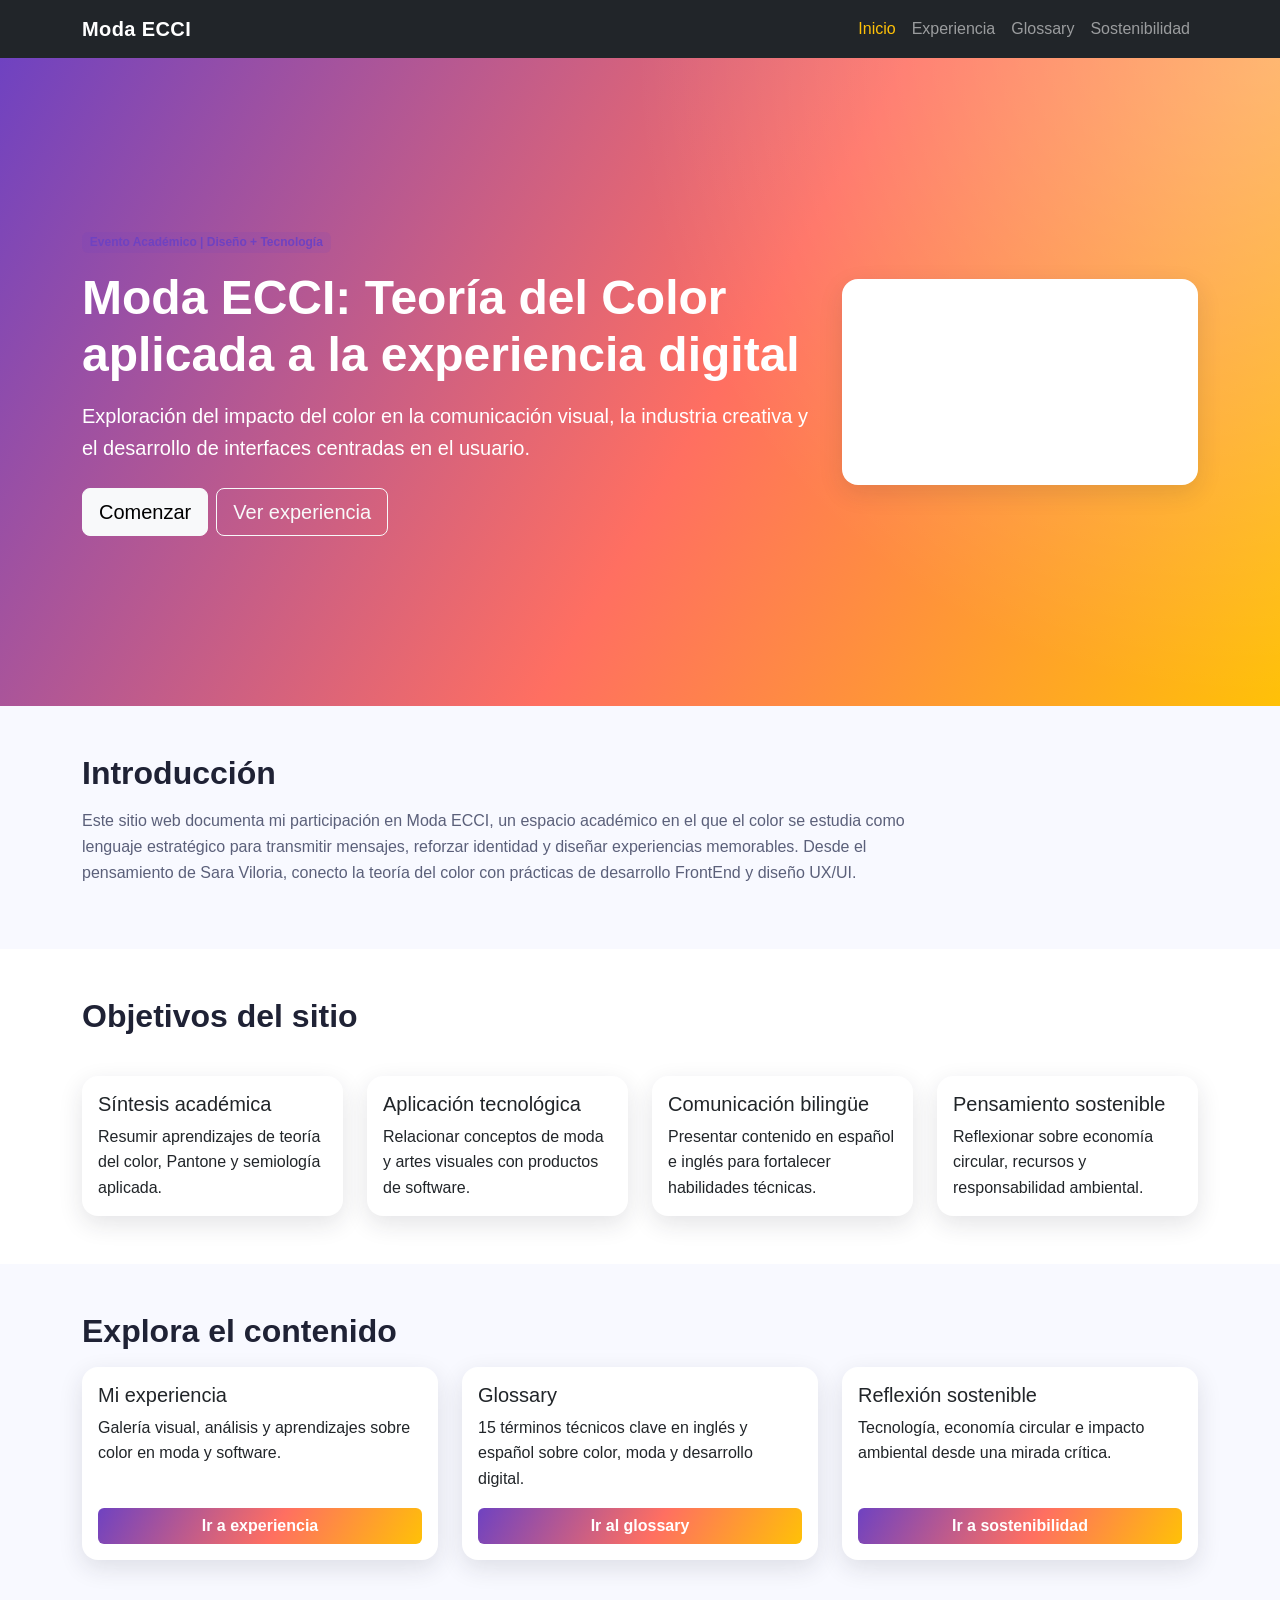
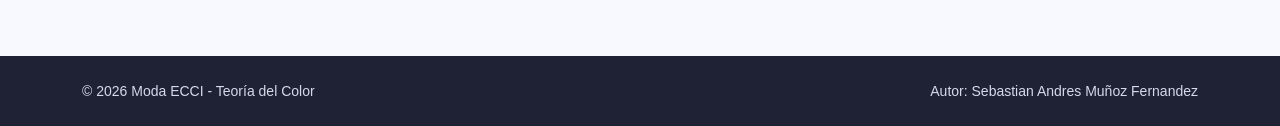
<file: index.html>
<!doctype html>
<html lang="es">
<head>
  <meta charset="utf-8">
  <meta name="viewport" content="width=device-width, initial-scale=1">
  <title>Moda ECCI - Teoría del Color</title>
  <meta name="description" content="Sitio web informativo sobre el evento Moda ECCI y la conferencia de teoría del color de Sara Viloria.">
  <link href="https://cdn.jsdelivr.net/npm/bootstrap@5.3.3/dist/css/bootstrap.min.css" rel="stylesheet" integrity="sha384-QWTKZyjpPEjISv5WaRU9OFeRpok6YctnYmDr5pNlyT2bRjXh0JMhjY6hW+ALEwIH" crossorigin="anonymous">
  <link rel="stylesheet" href="css/styles.css">
</head>
<body>
  <header>
    <nav class="navbar navbar-expand-lg navbar-dark bg-dark sticky-top" aria-label="Barra de navegación principal">
      <div class="container">
        <a class="navbar-brand" href="index.html">Moda ECCI</a>
        <button class="navbar-toggler" type="button" data-bs-toggle="collapse" data-bs-target="#mainNav" aria-controls="mainNav" aria-expanded="false" aria-label="Abrir menú de navegación">
          <span class="navbar-toggler-icon"></span>
        </button>
        <div class="collapse navbar-collapse" id="mainNav">
          <ul class="navbar-nav ms-auto mb-2 mb-lg-0">
            <li class="nav-item"><a class="nav-link" data-page="index.html" href="index.html">Inicio</a></li>
            <li class="nav-item"><a class="nav-link" data-page="experiencia.html" href="pages/experiencia.html">Experiencia</a></li>
            <li class="nav-item"><a class="nav-link" data-page="glossary.html" href="pages/glossary.html">Glossary</a></li>
            <li class="nav-item"><a class="nav-link" data-page="sostenibilidad.html" href="pages/sostenibilidad.html">Sostenibilidad</a></li>
          </ul>
        </div>
      </div>
    </nav>

    <section class="hero">
      <div class="container hero-content">
        <div class="row align-items-center g-4">
          <div class="col-lg-8 fade-in-up">
            <span class="badge badge-topic mb-3">Evento Académico | Diseño + Tecnología</span>
            <h1 class="display-5 fw-bold">Moda ECCI: Teoría del Color aplicada a la experiencia digital</h1>
            <p class="lead mt-3">Exploración del impacto del color en la comunicación visual, la industria creativa y el desarrollo de interfaces centradas en el usuario.</p>
            <div class="d-flex flex-wrap gap-2 mt-4">
              <a href="#introduccion" class="btn btn-light btn-lg" aria-label="Ir a la sección introducción">Comenzar</a>
              <a href="pages/experiencia.html" class="btn btn-outline-light btn-lg" aria-label="Ir a la página de experiencia">Ver experiencia</a>
            </div>
          </div>
          <div class="col-lg-4 fade-in-up">
            <div class="resource-box">
              <h2 class="h5">Conferencia destacada</h2>
              <p class="mb-1"><strong>Ponente:</strong> Sara Viloria</p>
              <p class="mb-1"><strong>Enfoque:</strong> Color, Pantone y semiología visual</p>
              <p class="mb-0"><strong>Relación ADSO:</strong> UX/UI, diseño de producto y narrativa visual.</p>
            </div>
          </div>
        </div>
      </div>
    </section>
  </header>

  <main>
    <section id="introduccion" class="py-5">
      <div class="container">
        <h2 class="section-title">Introducción</h2>
        <p class="section-subtitle">Este sitio web documenta mi participación en Moda ECCI, un espacio académico en el que el color se estudia como lenguaje estratégico para transmitir mensajes, reforzar identidad y diseñar experiencias memorables. Desde el pensamiento de Sara Viloria, conecto la teoría del color con prácticas de desarrollo FrontEnd y diseño UX/UI.</p>
      </div>
    </section>

    <section id="objetivos" class="py-5 bg-white">
      <div class="container">
        <h2 class="section-title">Objetivos del sitio</h2>
        <div class="row g-4 mt-1">
          <div class="col-md-6 col-lg-3">
            <article class="card card-custom h-100">
              <div class="card-body">
                <h3 class="h5">Síntesis académica</h3>
                <p class="mb-0">Resumir aprendizajes de teoría del color, Pantone y semiología aplicada.</p>
              </div>
            </article>
          </div>
          <div class="col-md-6 col-lg-3">
            <article class="card card-custom h-100">
              <div class="card-body">
                <h3 class="h5">Aplicación tecnológica</h3>
                <p class="mb-0">Relacionar conceptos de moda y artes visuales con productos de software.</p>
              </div>
            </article>
          </div>
          <div class="col-md-6 col-lg-3">
            <article class="card card-custom h-100">
              <div class="card-body">
                <h3 class="h5">Comunicación bilingüe</h3>
                <p class="mb-0">Presentar contenido en español e inglés para fortalecer habilidades técnicas.</p>
              </div>
            </article>
          </div>
          <div class="col-md-6 col-lg-3">
            <article class="card card-custom h-100">
              <div class="card-body">
                <h3 class="h5">Pensamiento sostenible</h3>
                <p class="mb-0">Reflexionar sobre economía circular, recursos y responsabilidad ambiental.</p>
              </div>
            </article>
          </div>
        </div>
      </div>
    </section>

    <section class="py-5">
      <div class="container">
        <h2 class="section-title">Explora el contenido</h2>
        <div class="row g-4">
          <div class="col-md-4">
            <article class="card card-custom h-100">
              <div class="card-body d-flex flex-column">
                <h3 class="h5">Mi experiencia</h3>
                <p>Galería visual, análisis y aprendizajes sobre color en moda y software.</p>
                <a class="btn btn-theme mt-auto" href="pages/experiencia.html" aria-label="Ir a Mi experiencia">Ir a experiencia</a>
              </div>
            </article>
          </div>
          <div class="col-md-4">
            <article class="card card-custom h-100">
              <div class="card-body d-flex flex-column">
                <h3 class="h5">Glossary</h3>
                <p>15 términos técnicos clave en inglés y español sobre color, moda y desarrollo digital.</p>
                <a class="btn btn-theme mt-auto" href="pages/glossary.html" aria-label="Ir al glosario técnico">Ir al glossary</a>
              </div>
            </article>
          </div>
          <div class="col-md-4">
            <article class="card card-custom h-100">
              <div class="card-body d-flex flex-column">
                <h3 class="h5">Reflexión sostenible</h3>
                <p>Tecnología, economía circular e impacto ambiental desde una mirada crítica.</p>
                <a class="btn btn-theme mt-auto" href="pages/sostenibilidad.html" aria-label="Ir a la reflexión de sostenibilidad">Ir a sostenibilidad</a>
              </div>
            </article>
          </div>
        </div>
      </div>
    </section>
  </main>

  <button id="backToTop" class="btn btn-theme" aria-label="Volver arriba">↑</button>

  <footer class="footer py-4 mt-5">
    <div class="container d-flex flex-column flex-md-row justify-content-between align-items-center gap-2">
      <small>© 2026 Moda ECCI - Teoría del Color</small>
      <small>Autor: Sebastian Andres Muñoz Fernandez</small>
    </div>
  </footer>

  <script src="https://cdn.jsdelivr.net/npm/bootstrap@5.3.3/dist/js/bootstrap.bundle.min.js" integrity="sha384-YvpcrYf0tY3lHB60NNkmXc5s9fDVZLESaAA55NDzOxhy9GkcIdslK1eN7N6jIeHz" crossorigin="anonymous"></script>
  <script src="js/script.js"></script>
</body>
</html>
</file>
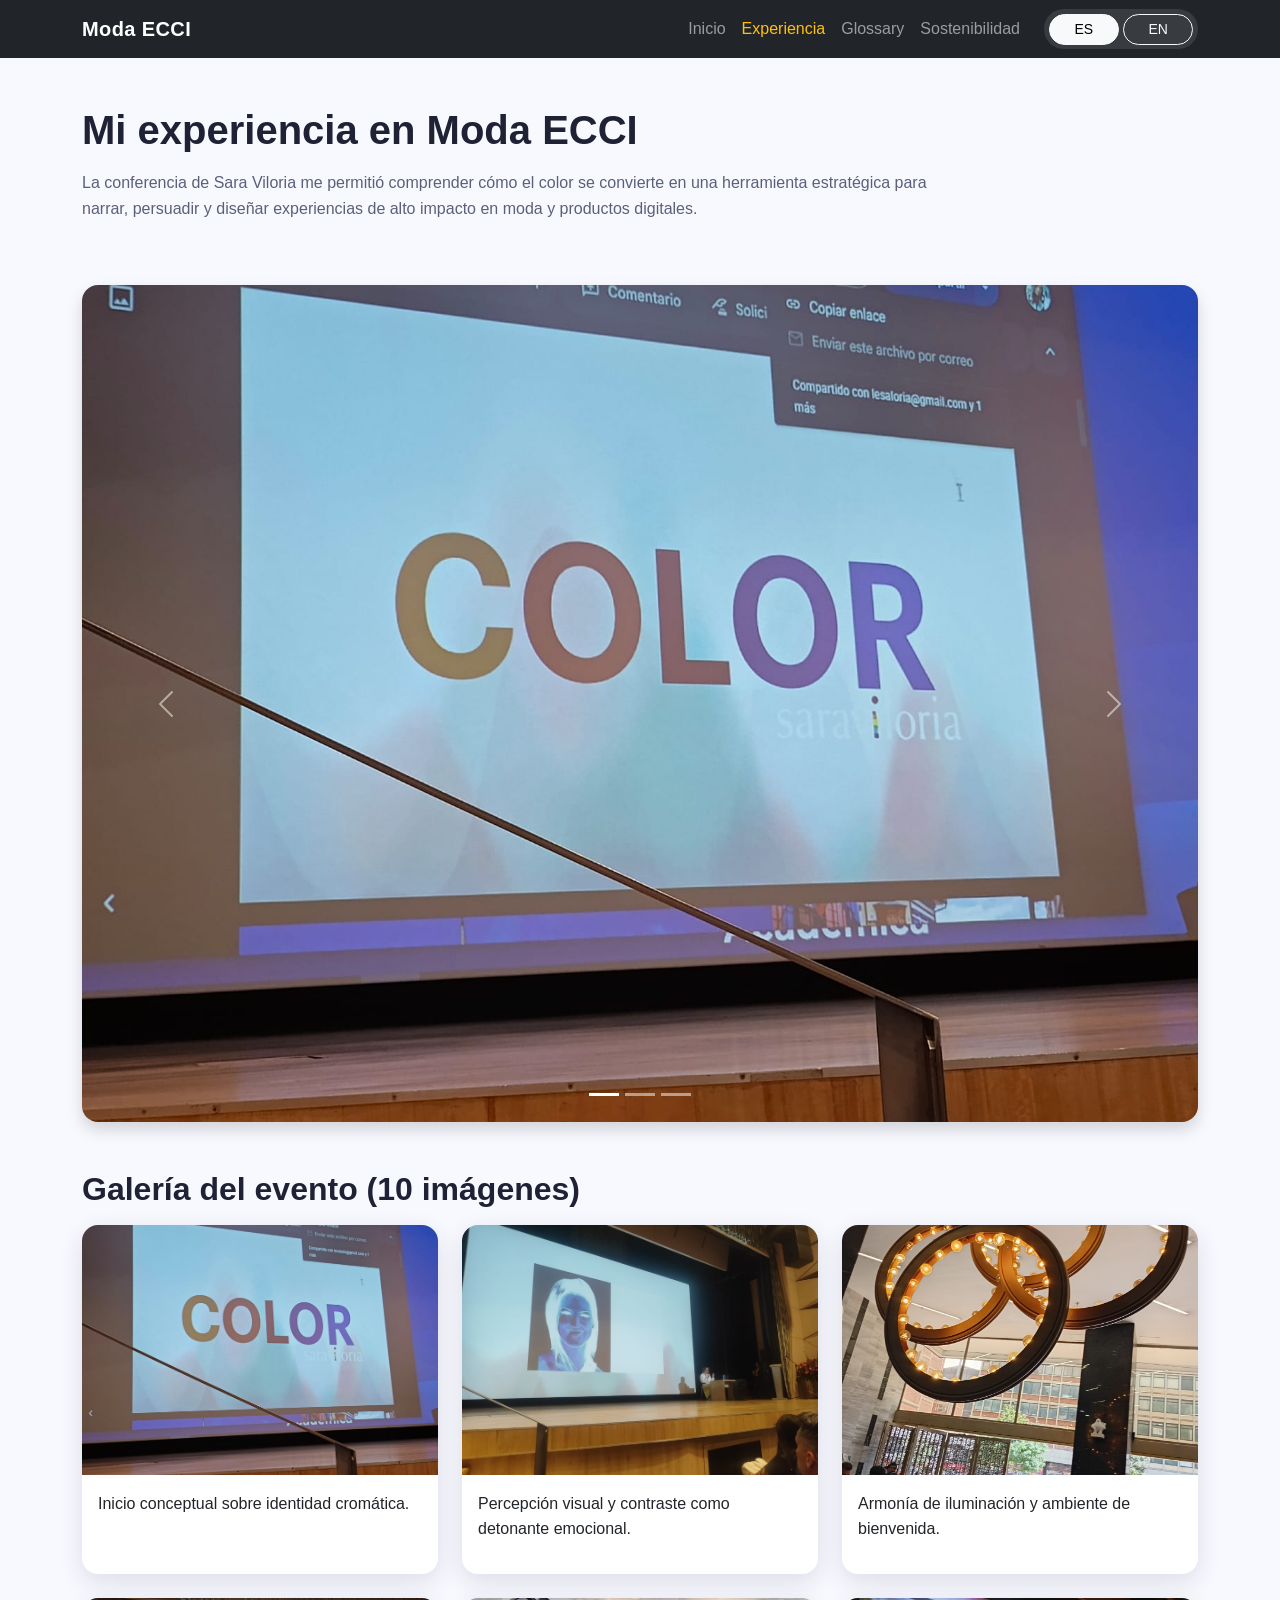
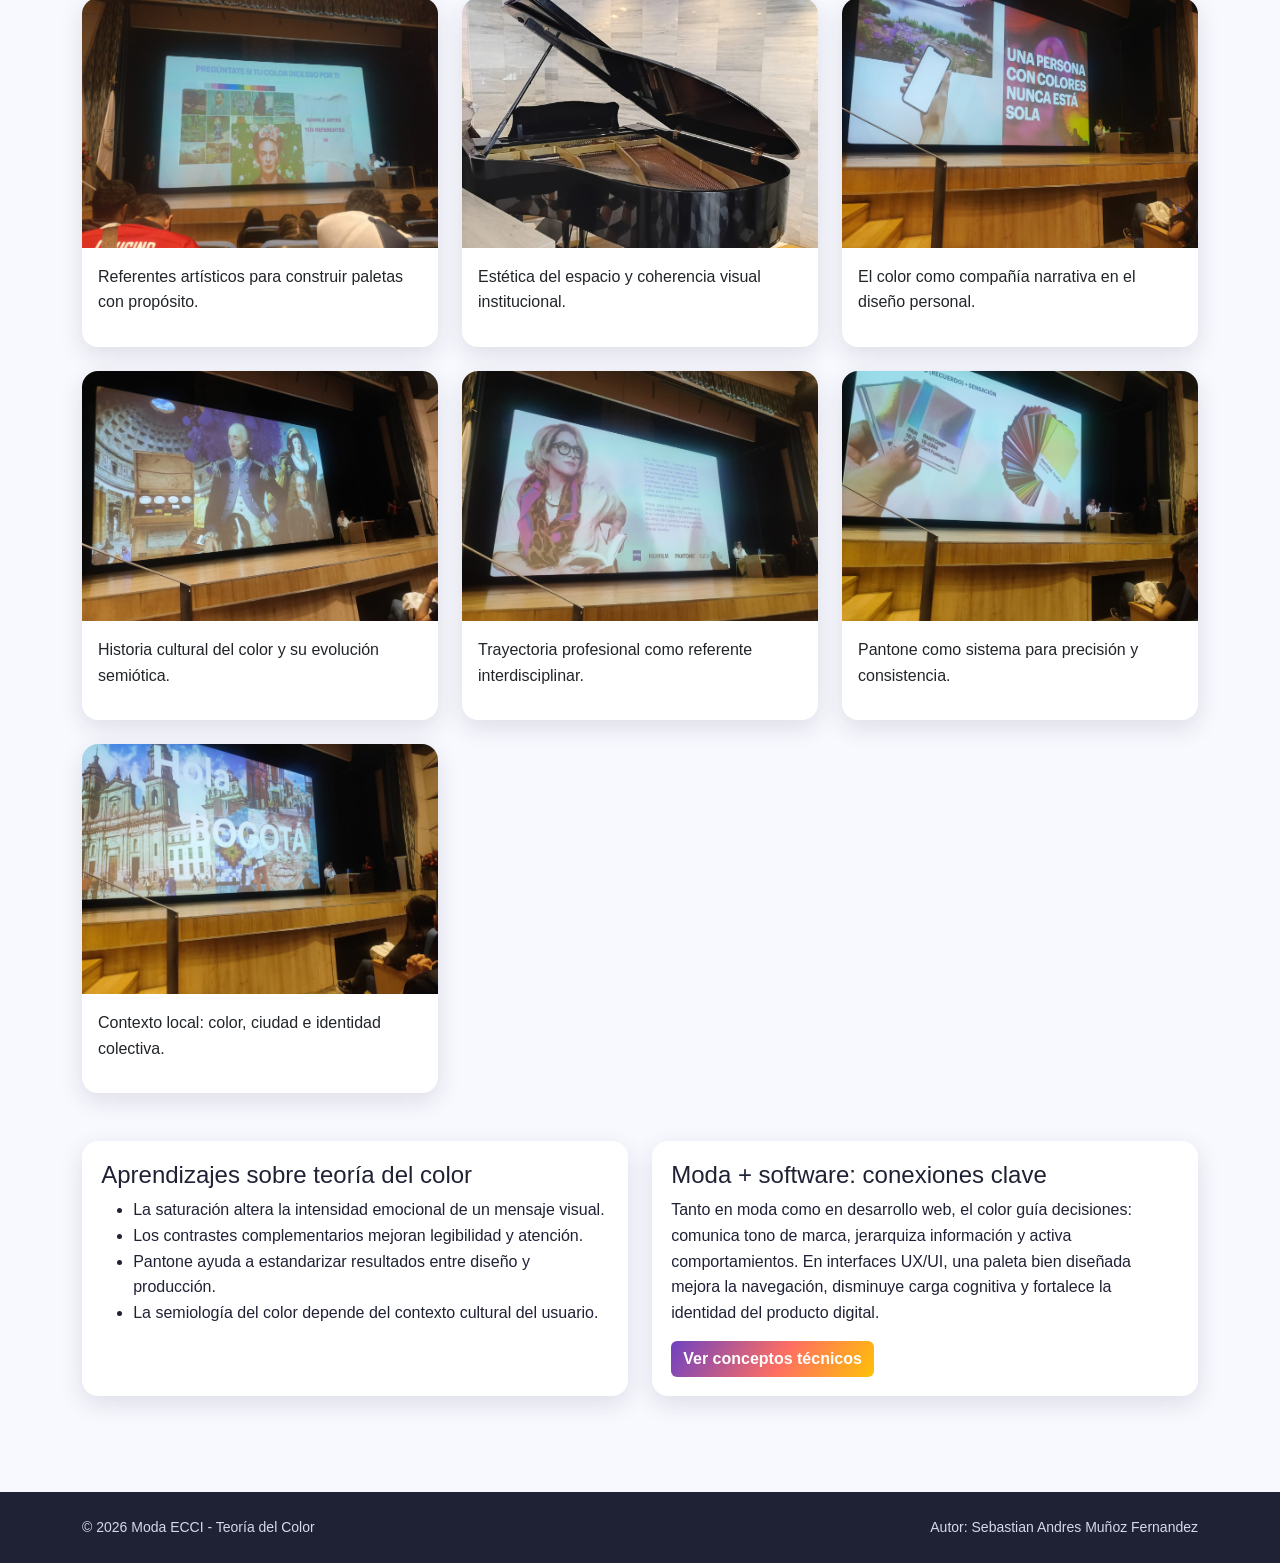
<file: pages/experiencia.html>
<!doctype html>
<html lang="es">
<head>
  <meta charset="utf-8">
  <meta name="viewport" content="width=device-width, initial-scale=1">
  <title>Mi experiencia | Moda ECCI</title>
  <meta name="description" content="Galería y análisis de la experiencia en Moda ECCI desde la teoría del color.">
  <link href="https://cdn.jsdelivr.net/npm/bootstrap@5.3.3/dist/css/bootstrap.min.css" rel="stylesheet" integrity="sha384-QWTKZyjpPEjISv5WaRU9OFeRpok6YctnYmDr5pNlyT2bRjXh0JMhjY6hW+ALEwIH" crossorigin="anonymous">
  <link rel="stylesheet" href="../css/styles.css">
</head>
<body>
  <header>
    <nav class="navbar navbar-expand-lg navbar-dark bg-dark sticky-top" aria-label="Navegación principal">
      <div class="container">
        <a class="navbar-brand" href="../index.html">Moda ECCI</a>
        <button class="navbar-toggler" type="button" data-bs-toggle="collapse" data-bs-target="#mainNav" aria-controls="mainNav" aria-expanded="false" aria-label="Abrir menú de navegación">
          <span class="navbar-toggler-icon"></span>
        </button>
        <div class="collapse navbar-collapse" id="mainNav">
          <ul class="navbar-nav ms-auto mb-2 mb-lg-0">
            <li class="nav-item"><a class="nav-link" data-page="index.html" href="../index.html">Inicio</a></li>
            <li class="nav-item"><a class="nav-link" data-page="experiencia.html" href="experiencia.html">Experiencia</a></li>
            <li class="nav-item"><a class="nav-link" data-page="glossary.html" href="glossary.html">Glossary</a></li>
            <li class="nav-item"><a class="nav-link" data-page="sostenibilidad.html" href="sostenibilidad.html">Sostenibilidad</a></li>
          </ul>
          <div class="lang-toggle ms-lg-3 mt-2 mt-lg-0" role="group" aria-label="Selector de idioma">
            <button type="button" class="btn btn-sm btn-light" data-set-lang="es">ES</button>
            <button type="button" class="btn btn-sm btn-outline-light" data-set-lang="en">EN</button>
          </div>
        </div>
      </div>
    </nav>
  </header>

  <main>
    <section class="py-5">
      <div class="container">
        <h1 class="section-title" data-lang="es">Mi experiencia en Moda ECCI</h1>
        <h1 class="section-title d-none" data-lang="en">My Experience at Moda ECCI</h1>

        <p class="section-subtitle" data-lang="es">La conferencia de Sara Viloria me permitió comprender cómo el color se convierte en una herramienta estratégica para narrar, persuadir y diseñar experiencias de alto impacto en moda y productos digitales.</p>
        <p class="section-subtitle d-none" data-lang="en">Sara Viloria's keynote helped me understand how color becomes a strategic resource to tell stories, persuade audiences, and design high-impact experiences in fashion and digital products.</p>
      </div>
    </section>

    <section class="pb-5">
      <div class="container">
        <div id="eventCarousel" class="carousel slide shadow rounded-4 overflow-hidden" data-bs-ride="carousel" aria-label="Carrusel de imágenes del evento">
          <div class="carousel-indicators">
            <button type="button" data-bs-target="#eventCarousel" data-bs-slide-to="0" class="active" aria-current="true" aria-label="Imagen 1"></button>
            <button type="button" data-bs-target="#eventCarousel" data-bs-slide-to="1" aria-label="Imagen 2"></button>
            <button type="button" data-bs-target="#eventCarousel" data-bs-slide-to="2" aria-label="Imagen 3"></button>
          </div>
          <div class="carousel-inner">
            <div class="carousel-item active">
              <img src="../assets/img01.jpeg" class="d-block w-100" alt="Diapositiva de la conferencia mostrando el concepto de color en tipografía">
            </div>
            <div class="carousel-item">
              <img src="../assets/img04.jpeg" class="d-block w-100" alt="Diapositiva sobre referentes visuales y teoría del color">
            </div>
            <div class="carousel-item">
              <img src="../assets/img09.jpeg" class="d-block w-100" alt="Diapositiva sobre Pantone y memoria emocional del color">
            </div>
          </div>
          <button class="carousel-control-prev" type="button" data-bs-target="#eventCarousel" data-bs-slide="prev" aria-label="Imagen anterior">
            <span class="carousel-control-prev-icon" aria-hidden="true"></span>
          </button>
          <button class="carousel-control-next" type="button" data-bs-target="#eventCarousel" data-bs-slide="next" aria-label="Imagen siguiente">
            <span class="carousel-control-next-icon" aria-hidden="true"></span>
          </button>
        </div>
      </div>
    </section>

    <section class="pb-5">
      <div class="container">
        <h2 class="section-title" data-lang="es">Galería del evento (10 imágenes)</h2>
        <h2 class="section-title d-none" data-lang="en">Event Gallery (10 images)</h2>

        <div class="row g-4">
          <div class="col-sm-6 col-lg-4"><article class="card card-custom h-100"><img src="../assets/img01.jpeg" class="card-img-top img-gallery" alt="Diapositiva con la palabra color"><div class="card-body"><p class="card-text" data-lang="es">Inicio conceptual sobre identidad cromática.</p><p class="card-text d-none" data-lang="en">Conceptual introduction to color identity.</p></div></article></div>
          <div class="col-sm-6 col-lg-4"><article class="card card-custom h-100"><img src="../assets/img02.jpeg" class="card-img-top img-gallery" alt="Imagen invertida para explicar percepción"><div class="card-body"><p class="card-text" data-lang="es">Percepción visual y contraste como detonante emocional.</p><p class="card-text d-none" data-lang="en">Visual perception and contrast as emotional triggers.</p></div></article></div>
          <div class="col-sm-6 col-lg-4"><article class="card card-custom h-100"><img src="../assets/img03.jpeg" class="card-img-top img-gallery" alt="Lámparas circulares en el lobby del evento"><div class="card-body"><p class="card-text" data-lang="es">Armonía de iluminación y ambiente de bienvenida.</p><p class="card-text d-none" data-lang="en">Lighting harmony and welcoming atmosphere.</p></div></article></div>
          <div class="col-sm-6 col-lg-4"><article class="card card-custom h-100"><img src="../assets/img04.jpeg" class="card-img-top img-gallery" alt="Diapositiva con referentes artísticos y color"><div class="card-body"><p class="card-text" data-lang="es">Referentes artísticos para construir paletas con propósito.</p><p class="card-text d-none" data-lang="en">Art references to create purposeful color palettes.</p></div></article></div>
          <div class="col-sm-6 col-lg-4"><article class="card card-custom h-100"><img src="../assets/img05.jpeg" class="card-img-top img-gallery" alt="Piano de cola en la sede"><div class="card-body"><p class="card-text" data-lang="es">Estética del espacio y coherencia visual institucional.</p><p class="card-text d-none" data-lang="en">Spatial aesthetics and institutional visual coherence.</p></div></article></div>
          <div class="col-sm-6 col-lg-4"><article class="card card-custom h-100"><img src="../assets/img06.jpeg" class="card-img-top img-gallery" alt="Diapositiva sobre una persona con colores"><div class="card-body"><p class="card-text" data-lang="es">El color como compañía narrativa en el diseño personal.</p><p class="card-text d-none" data-lang="en">Color as a narrative companion in personal design.</p></div></article></div>
          <div class="col-sm-6 col-lg-4"><article class="card card-custom h-100"><img src="../assets/img07.jpeg" class="card-img-top img-gallery" alt="Diapositiva con personajes históricos y pigmentos"><div class="card-body"><p class="card-text" data-lang="es">Historia cultural del color y su evolución semiótica.</p><p class="card-text d-none" data-lang="en">Cultural history of color and its semiotic evolution.</p></div></article></div>
          <div class="col-sm-6 col-lg-4"><article class="card card-custom h-100"><img src="../assets/img08.jpeg" class="card-img-top img-gallery" alt="Biografía de Sara Viloria en diapositiva"><div class="card-body"><p class="card-text" data-lang="es">Trayectoria profesional como referente interdisciplinar.</p><p class="card-text d-none" data-lang="en">Professional journey as an interdisciplinary benchmark.</p></div></article></div>
          <div class="col-sm-6 col-lg-4"><article class="card card-custom h-100"><img src="../assets/img09.jpeg" class="card-img-top img-gallery" alt="Muestras Pantone en la presentación"><div class="card-body"><p class="card-text" data-lang="es">Pantone como sistema para precisión y consistencia.</p><p class="card-text d-none" data-lang="en">Pantone as a system for precision and consistency.</p></div></article></div>
          <div class="col-sm-6 col-lg-4"><article class="card card-custom h-100"><img src="../assets/img10.jpeg" class="card-img-top img-gallery" alt="Diapositiva Hola Bogotá"><div class="card-body"><p class="card-text" data-lang="es">Contexto local: color, ciudad e identidad colectiva.</p><p class="card-text d-none" data-lang="en">Local context: color, city, and collective identity.</p></div></article></div>
        </div>
      </div>
    </section>

    <section class="pb-5">
      <div class="container">
        <div class="row g-4">
          <div class="col-lg-6">
            <article class="resource-box h-100">
              <h2 class="h4" data-lang="es">Aprendizajes sobre teoría del color</h2>
              <h2 class="h4 d-none" data-lang="en">Color Theory Learnings</h2>
              <ul class="mb-0" data-lang="es">
                <li>La saturación altera la intensidad emocional de un mensaje visual.</li>
                <li>Los contrastes complementarios mejoran legibilidad y atención.</li>
                <li>Pantone ayuda a estandarizar resultados entre diseño y producción.</li>
                <li>La semiología del color depende del contexto cultural del usuario.</li>
              </ul>
              <ul class="mb-0 d-none" data-lang="en">
                <li>Saturation changes the emotional intensity of visual messages.</li>
                <li>Complementary contrast improves readability and attention.</li>
                <li>Pantone standardizes outcomes across design and production.</li>
                <li>Color semiotics depends on users' cultural context.</li>
              </ul>
            </article>
          </div>
          <div class="col-lg-6">
            <article class="resource-box h-100">
              <h2 class="h4" data-lang="es">Moda + software: conexiones clave</h2>
              <h2 class="h4 d-none" data-lang="en">Fashion + Software: Key Links</h2>
              <p data-lang="es">Tanto en moda como en desarrollo web, el color guía decisiones: comunica tono de marca, jerarquiza información y activa comportamientos. En interfaces UX/UI, una paleta bien diseñada mejora la navegación, disminuye carga cognitiva y fortalece la identidad del producto digital.</p>
              <p class="d-none" data-lang="en">In both fashion and web development, color drives decisions: it communicates brand tone, sets hierarchy, and triggers behavior. In UX/UI interfaces, a well-designed palette improves navigation, reduces cognitive load, and strengthens digital product identity.</p>
              <a href="glossary.html" class="btn btn-theme" data-lang="es">Ver conceptos técnicos</a>
              <a href="glossary.html" class="btn btn-theme d-none" data-lang="en">View technical concepts</a>
            </article>
          </div>
        </div>
      </div>
    </section>
  </main>

  <button id="backToTop" class="btn btn-theme" aria-label="Volver arriba">↑</button>

  <footer class="footer py-4 mt-5">
    <div class="container d-flex flex-column flex-md-row justify-content-between align-items-center gap-2">
      <small>© 2026 Moda ECCI - Teoría del Color</small>
      <small>Autor: Sebastian Andres Muñoz Fernandez</small>
    </div>
  </footer>

  <script src="https://cdn.jsdelivr.net/npm/bootstrap@5.3.3/dist/js/bootstrap.bundle.min.js" integrity="sha384-YvpcrYf0tY3lHB60NNkmXc5s9fDVZLESaAA55NDzOxhy9GkcIdslK1eN7N6jIeHz" crossorigin="anonymous"></script>
  <script src="../js/script.js"></script>
</body>
</html>
</file>
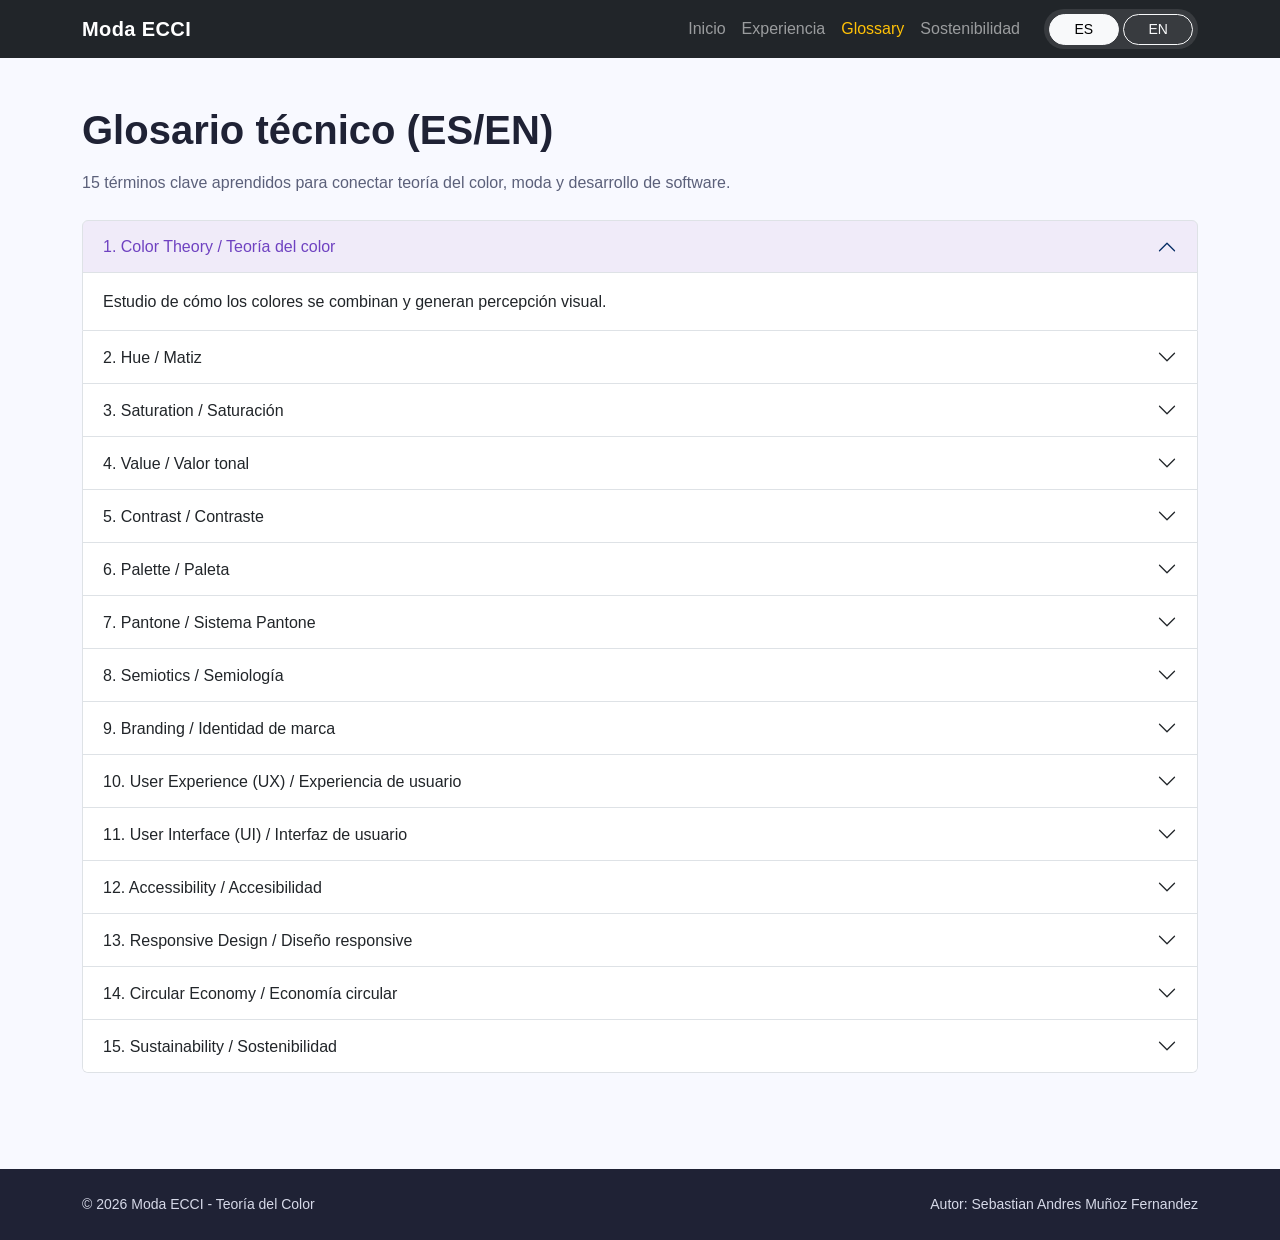
<file: pages/glossary.html>
<!doctype html>
<html lang="es">
<head>
  <meta charset="utf-8">
  <meta name="viewport" content="width=device-width, initial-scale=1">
  <title>Glossary | Moda ECCI</title>
  <meta name="description" content="Glosario técnico bilingüe sobre color, moda y desarrollo de software.">
  <link href="https://cdn.jsdelivr.net/npm/bootstrap@5.3.3/dist/css/bootstrap.min.css" rel="stylesheet" integrity="sha384-QWTKZyjpPEjISv5WaRU9OFeRpok6YctnYmDr5pNlyT2bRjXh0JMhjY6hW+ALEwIH" crossorigin="anonymous">
  <link rel="stylesheet" href="../css/styles.css">
</head>
<body>
  <header>
    <nav class="navbar navbar-expand-lg navbar-dark bg-dark sticky-top" aria-label="Navegación principal">
      <div class="container">
        <a class="navbar-brand" href="../index.html">Moda ECCI</a>
        <button class="navbar-toggler" type="button" data-bs-toggle="collapse" data-bs-target="#mainNav" aria-controls="mainNav" aria-expanded="false" aria-label="Abrir menú de navegación">
          <span class="navbar-toggler-icon"></span>
        </button>
        <div class="collapse navbar-collapse" id="mainNav">
          <ul class="navbar-nav ms-auto mb-2 mb-lg-0">
            <li class="nav-item"><a class="nav-link" data-page="index.html" href="../index.html">Inicio</a></li>
            <li class="nav-item"><a class="nav-link" data-page="experiencia.html" href="experiencia.html">Experiencia</a></li>
            <li class="nav-item"><a class="nav-link" data-page="glossary.html" href="glossary.html">Glossary</a></li>
            <li class="nav-item"><a class="nav-link" data-page="sostenibilidad.html" href="sostenibilidad.html">Sostenibilidad</a></li>
          </ul>
          <div class="lang-toggle ms-lg-3 mt-2 mt-lg-0" role="group" aria-label="Selector de idioma">
            <button type="button" class="btn btn-sm btn-light" data-set-lang="es">ES</button>
            <button type="button" class="btn btn-sm btn-outline-light" data-set-lang="en">EN</button>
          </div>
        </div>
      </div>
    </nav>
  </header>

  <main class="py-5">
    <section class="container">
      <h1 class="section-title" data-lang="es">Glosario técnico (ES/EN)</h1>
      <h1 class="section-title d-none" data-lang="en">Technical Glossary (ES/EN)</h1>
      <p class="section-subtitle" data-lang="es">15 términos clave aprendidos para conectar teoría del color, moda y desarrollo de software.</p>
      <p class="section-subtitle d-none" data-lang="en">15 key terms learned to connect color theory, fashion, and software development.</p>

      <div class="accordion mt-4" id="glossaryAccordion">
        <div class="accordion-item"><h2 class="accordion-header"><button class="accordion-button" type="button" data-bs-toggle="collapse" data-bs-target="#t1">1. Color Theory / Teoría del color</button></h2><div id="t1" class="accordion-collapse collapse show" data-bs-parent="#glossaryAccordion"><div class="accordion-body"><span data-lang="es">Estudio de cómo los colores se combinan y generan percepción visual.</span><span class="d-none" data-lang="en">Study of how colors combine and generate visual perception.</span></div></div></div>
        <div class="accordion-item"><h2 class="accordion-header"><button class="accordion-button collapsed" type="button" data-bs-toggle="collapse" data-bs-target="#t2">2. Hue / Matiz</button></h2><div id="t2" class="accordion-collapse collapse" data-bs-parent="#glossaryAccordion"><div class="accordion-body"><span data-lang="es">Color puro dentro del círculo cromático (rojo, azul, verde, etc.).</span><span class="d-none" data-lang="en">Pure color in the color wheel (red, blue, green, etc.).</span></div></div></div>
        <div class="accordion-item"><h2 class="accordion-header"><button class="accordion-button collapsed" type="button" data-bs-toggle="collapse" data-bs-target="#t3">3. Saturation / Saturación</button></h2><div id="t3" class="accordion-collapse collapse" data-bs-parent="#glossaryAccordion"><div class="accordion-body"><span data-lang="es">Nivel de intensidad de un color, de opaco a vibrante.</span><span class="d-none" data-lang="en">Intensity level of a color, from muted to vibrant.</span></div></div></div>
        <div class="accordion-item"><h2 class="accordion-header"><button class="accordion-button collapsed" type="button" data-bs-toggle="collapse" data-bs-target="#t4">4. Value / Valor tonal</button></h2><div id="t4" class="accordion-collapse collapse" data-bs-parent="#glossaryAccordion"><div class="accordion-body"><span data-lang="es">Claridad u oscuridad de un color.</span><span class="d-none" data-lang="en">Lightness or darkness of a color.</span></div></div></div>
        <div class="accordion-item"><h2 class="accordion-header"><button class="accordion-button collapsed" type="button" data-bs-toggle="collapse" data-bs-target="#t5">5. Contrast / Contraste</button></h2><div id="t5" class="accordion-collapse collapse" data-bs-parent="#glossaryAccordion"><div class="accordion-body"><span data-lang="es">Diferencia visual entre elementos para mejorar legibilidad.</span><span class="d-none" data-lang="en">Visual difference between elements to improve readability.</span></div></div></div>
        <div class="accordion-item"><h2 class="accordion-header"><button class="accordion-button collapsed" type="button" data-bs-toggle="collapse" data-bs-target="#t6">6. Palette / Paleta</button></h2><div id="t6" class="accordion-collapse collapse" data-bs-parent="#glossaryAccordion"><div class="accordion-body"><span data-lang="es">Conjunto de colores seleccionados para una marca o interfaz.</span><span class="d-none" data-lang="en">Set of selected colors for a brand or interface.</span></div></div></div>
        <div class="accordion-item"><h2 class="accordion-header"><button class="accordion-button collapsed" type="button" data-bs-toggle="collapse" data-bs-target="#t7">7. Pantone / Sistema Pantone</button></h2><div id="t7" class="accordion-collapse collapse" data-bs-parent="#glossaryAccordion"><div class="accordion-body"><span data-lang="es">Sistema estandarizado para identificar y reproducir colores.</span><span class="d-none" data-lang="en">Standardized system to identify and reproduce colors.</span></div></div></div>
        <div class="accordion-item"><h2 class="accordion-header"><button class="accordion-button collapsed" type="button" data-bs-toggle="collapse" data-bs-target="#t8">8. Semiotics / Semiología</button></h2><div id="t8" class="accordion-collapse collapse" data-bs-parent="#glossaryAccordion"><div class="accordion-body"><span data-lang="es">Análisis de signos visuales y su significado cultural.</span><span class="d-none" data-lang="en">Analysis of visual signs and their cultural meaning.</span></div></div></div>
        <div class="accordion-item"><h2 class="accordion-header"><button class="accordion-button collapsed" type="button" data-bs-toggle="collapse" data-bs-target="#t9">9. Branding / Identidad de marca</button></h2><div id="t9" class="accordion-collapse collapse" data-bs-parent="#glossaryAccordion"><div class="accordion-body"><span data-lang="es">Construcción de la personalidad visual y emocional de una marca.</span><span class="d-none" data-lang="en">Building the visual and emotional personality of a brand.</span></div></div></div>
        <div class="accordion-item"><h2 class="accordion-header"><button class="accordion-button collapsed" type="button" data-bs-toggle="collapse" data-bs-target="#t10">10. User Experience (UX) / Experiencia de usuario</button></h2><div id="t10" class="accordion-collapse collapse" data-bs-parent="#glossaryAccordion"><div class="accordion-body"><span data-lang="es">Percepción global del usuario al interactuar con un producto digital.</span><span class="d-none" data-lang="en">Overall perception when users interact with a digital product.</span></div></div></div>
        <div class="accordion-item"><h2 class="accordion-header"><button class="accordion-button collapsed" type="button" data-bs-toggle="collapse" data-bs-target="#t11">11. User Interface (UI) / Interfaz de usuario</button></h2><div id="t11" class="accordion-collapse collapse" data-bs-parent="#glossaryAccordion"><div class="accordion-body"><span data-lang="es">Elementos visuales y controles con los que interactúa la persona usuaria.</span><span class="d-none" data-lang="en">Visual elements and controls users interact with.</span></div></div></div>
        <div class="accordion-item"><h2 class="accordion-header"><button class="accordion-button collapsed" type="button" data-bs-toggle="collapse" data-bs-target="#t12">12. Accessibility / Accesibilidad</button></h2><div id="t12" class="accordion-collapse collapse" data-bs-parent="#glossaryAccordion"><div class="accordion-body"><span data-lang="es">Diseño inclusivo para personas con diferentes capacidades.</span><span class="d-none" data-lang="en">Inclusive design for people with diverse abilities.</span></div></div></div>
        <div class="accordion-item"><h2 class="accordion-header"><button class="accordion-button collapsed" type="button" data-bs-toggle="collapse" data-bs-target="#t13">13. Responsive Design / Diseño responsive</button></h2><div id="t13" class="accordion-collapse collapse" data-bs-parent="#glossaryAccordion"><div class="accordion-body"><span data-lang="es">Adaptación de una interfaz a distintos tamaños de pantalla.</span><span class="d-none" data-lang="en">Interface adaptation to different screen sizes.</span></div></div></div>
        <div class="accordion-item"><h2 class="accordion-header"><button class="accordion-button collapsed" type="button" data-bs-toggle="collapse" data-bs-target="#t14">14. Circular Economy / Economía circular</button></h2><div id="t14" class="accordion-collapse collapse" data-bs-parent="#glossaryAccordion"><div class="accordion-body"><span data-lang="es">Modelo que busca reducir residuos mediante reutilización y reciclaje.</span><span class="d-none" data-lang="en">Model that reduces waste through reuse and recycling.</span></div></div></div>
        <div class="accordion-item"><h2 class="accordion-header"><button class="accordion-button collapsed" type="button" data-bs-toggle="collapse" data-bs-target="#t15">15. Sustainability / Sostenibilidad</button></h2><div id="t15" class="accordion-collapse collapse" data-bs-parent="#glossaryAccordion"><div class="accordion-body"><span data-lang="es">Capacidad de mantener procesos productivos con impacto ambiental responsable.</span><span class="d-none" data-lang="en">Ability to maintain productive processes with responsible environmental impact.</span></div></div></div>
      </div>
    </section>
  </main>

  <button id="backToTop" class="btn btn-theme" aria-label="Volver arriba">↑</button>

  <footer class="footer py-4 mt-5">
    <div class="container d-flex flex-column flex-md-row justify-content-between align-items-center gap-2">
      <small>© 2026 Moda ECCI - Teoría del Color</small>
      <small>Autor: Sebastian Andres Muñoz Fernandez</small>
    </div>
  </footer>

  <script src="https://cdn.jsdelivr.net/npm/bootstrap@5.3.3/dist/js/bootstrap.bundle.min.js" integrity="sha384-YvpcrYf0tY3lHB60NNkmXc5s9fDVZLESaAA55NDzOxhy9GkcIdslK1eN7N6jIeHz" crossorigin="anonymous"></script>
  <script src="../js/script.js"></script>
</body>
</html>
</file>
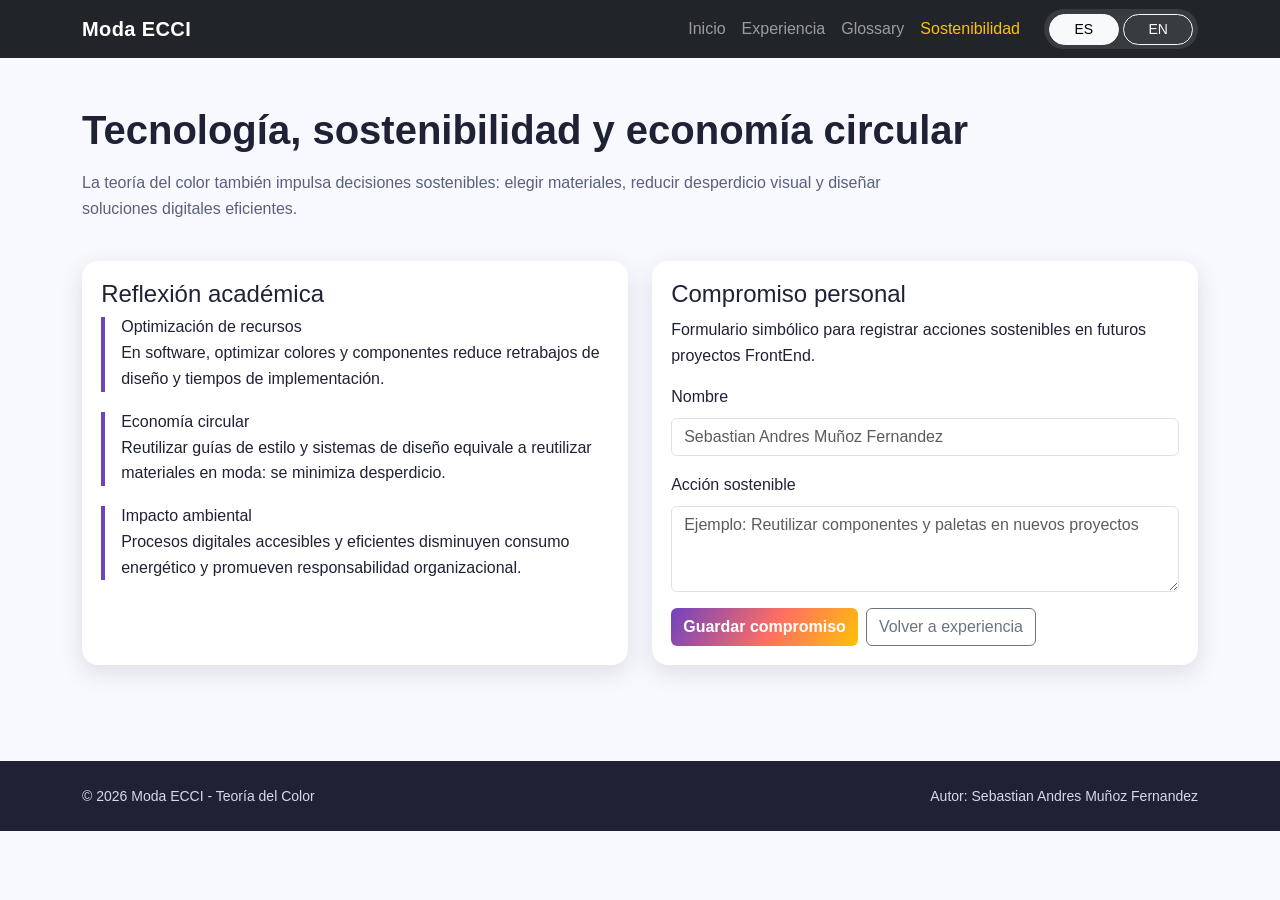
<file: pages/sostenibilidad.html>
<!doctype html>
<html lang="es">
<head>
  <meta charset="utf-8">
  <meta name="viewport" content="width=device-width, initial-scale=1">
  <title>Sostenibilidad | Moda ECCI</title>
  <meta name="description" content="Reflexión sobre tecnología, sostenibilidad y economía circular en el marco de Moda ECCI.">
  <link href="https://cdn.jsdelivr.net/npm/bootstrap@5.3.3/dist/css/bootstrap.min.css" rel="stylesheet" integrity="sha384-QWTKZyjpPEjISv5WaRU9OFeRpok6YctnYmDr5pNlyT2bRjXh0JMhjY6hW+ALEwIH" crossorigin="anonymous">
  <link rel="stylesheet" href="../css/styles.css">
</head>
<body>
  <header>
    <nav class="navbar navbar-expand-lg navbar-dark bg-dark sticky-top" aria-label="Navegación principal">
      <div class="container">
        <a class="navbar-brand" href="../index.html">Moda ECCI</a>
        <button class="navbar-toggler" type="button" data-bs-toggle="collapse" data-bs-target="#mainNav" aria-controls="mainNav" aria-expanded="false" aria-label="Abrir menú de navegación">
          <span class="navbar-toggler-icon"></span>
        </button>
        <div class="collapse navbar-collapse" id="mainNav">
          <ul class="navbar-nav ms-auto mb-2 mb-lg-0">
            <li class="nav-item"><a class="nav-link" data-page="index.html" href="../index.html">Inicio</a></li>
            <li class="nav-item"><a class="nav-link" data-page="experiencia.html" href="experiencia.html">Experiencia</a></li>
            <li class="nav-item"><a class="nav-link" data-page="glossary.html" href="glossary.html">Glossary</a></li>
            <li class="nav-item"><a class="nav-link" data-page="sostenibilidad.html" href="sostenibilidad.html">Sostenibilidad</a></li>
          </ul>
          <div class="lang-toggle ms-lg-3 mt-2 mt-lg-0" role="group" aria-label="Selector de idioma">
            <button type="button" class="btn btn-sm btn-light" data-set-lang="es">ES</button>
            <button type="button" class="btn btn-sm btn-outline-light" data-set-lang="en">EN</button>
          </div>
        </div>
      </div>
    </nav>
  </header>

  <main class="py-5">
    <section class="container">
      <h1 class="section-title" data-lang="es">Tecnología, sostenibilidad y economía circular</h1>
      <h1 class="section-title d-none" data-lang="en">Technology, Sustainability and Circular Economy</h1>

      <p class="section-subtitle" data-lang="es">La teoría del color también impulsa decisiones sostenibles: elegir materiales, reducir desperdicio visual y diseñar soluciones digitales eficientes.</p>
      <p class="section-subtitle d-none" data-lang="en">Color theory also drives sustainable decisions: selecting materials, reducing visual waste, and designing efficient digital solutions.</p>

      <div class="row g-4 mt-2">
        <div class="col-lg-6">
          <article class="resource-box h-100">
            <h2 class="h4" data-lang="es">Reflexión académica</h2>
            <h2 class="h4 d-none" data-lang="en">Academic Reflection</h2>

            <div class="timeline-step">
              <h3 class="h6 mb-1" data-lang="es">Optimización de recursos</h3>
              <h3 class="h6 mb-1 d-none" data-lang="en">Resource optimization</h3>
              <p class="mb-0" data-lang="es">En software, optimizar colores y componentes reduce retrabajos de diseño y tiempos de implementación.</p>
              <p class="mb-0 d-none" data-lang="en">In software, optimizing color systems and components reduces redesign efforts and implementation time.</p>
            </div>

            <div class="timeline-step">
              <h3 class="h6 mb-1" data-lang="es">Economía circular</h3>
              <h3 class="h6 mb-1 d-none" data-lang="en">Circular economy</h3>
              <p class="mb-0" data-lang="es">Reutilizar guías de estilo y sistemas de diseño equivale a reutilizar materiales en moda: se minimiza desperdicio.</p>
              <p class="mb-0 d-none" data-lang="en">Reusing style guides and design systems is similar to reusing materials in fashion: it minimizes waste.</p>
            </div>

            <div class="timeline-step">
              <h3 class="h6 mb-1" data-lang="es">Impacto ambiental</h3>
              <h3 class="h6 mb-1 d-none" data-lang="en">Environmental impact</h3>
              <p class="mb-0" data-lang="es">Procesos digitales accesibles y eficientes disminuyen consumo energético y promueven responsabilidad organizacional.</p>
              <p class="mb-0 d-none" data-lang="en">Accessible and efficient digital processes reduce energy consumption and promote organizational responsibility.</p>
            </div>
          </article>
        </div>

        <div class="col-lg-6">
          <article class="resource-box h-100">
            <h2 class="h4" data-lang="es">Compromiso personal</h2>
            <h2 class="h4 d-none" data-lang="en">Personal Commitment</h2>
            <p data-lang="es">Formulario simbólico para registrar acciones sostenibles en futuros proyectos FrontEnd.</p>
            <p class="d-none" data-lang="en">Symbolic form to register sustainable actions in future FrontEnd projects.</p>

            <form class="row g-3" aria-label="Formulario de compromiso sostenible">
              <div class="col-12">
                <label for="nombre" class="form-label" data-lang="es">Nombre</label>
                <label for="nombre" class="form-label d-none" data-lang="en">Name</label>
                <input type="text" id="nombre" class="form-control" placeholder="Sebastian Andres Muñoz Fernandez" aria-label="Nombre del participante">
              </div>
              <div class="col-12">
                <label for="accion" class="form-label" data-lang="es">Acción sostenible</label>
                <label for="accion" class="form-label d-none" data-lang="en">Sustainable action</label>
                <textarea id="accion" class="form-control" rows="3" placeholder="Ejemplo: Reutilizar componentes y paletas en nuevos proyectos" aria-label="Acción sostenible a implementar"></textarea>
              </div>
              <div class="col-12 d-grid d-sm-flex gap-2">
                <button type="submit" class="btn btn-theme" data-lang="es">Guardar compromiso</button>
                <button type="submit" class="btn btn-theme d-none" data-lang="en">Save commitment</button>
                <a href="experiencia.html" class="btn btn-outline-secondary" data-lang="es">Volver a experiencia</a>
                <a href="experiencia.html" class="btn btn-outline-secondary d-none" data-lang="en">Back to experience</a>
              </div>
            </form>
          </article>
        </div>
      </div>
    </section>
  </main>

  <button id="backToTop" class="btn btn-theme" aria-label="Volver arriba">↑</button>

  <footer class="footer py-4 mt-5">
    <div class="container d-flex flex-column flex-md-row justify-content-between align-items-center gap-2">
      <small>© 2026 Moda ECCI - Teoría del Color</small>
      <small>Autor: Sebastian Andres Muñoz Fernandez</small>
    </div>
  </footer>

  <script src="https://cdn.jsdelivr.net/npm/bootstrap@5.3.3/dist/js/bootstrap.bundle.min.js" integrity="sha384-YvpcrYf0tY3lHB60NNkmXc5s9fDVZLESaAA55NDzOxhy9GkcIdslK1eN7N6jIeHz" crossorigin="anonymous"></script>
  <script src="../js/script.js"></script>
</body>
</html>
</file>
<file: css/styles.css>
/* ===============================
   Moda ECCI - Teoría del Color
   Autor: Sebastian Andres Muñoz Fernandez
   =============================== */

:root {
  --color-primario: #6f42c1;
  --color-secundario: #ff6f61;
  --color-acento: #ffc107;
  --color-fondo: #f8f9ff;
  --color-oscuro: #1f2235;
  --color-claro: #ffffff;
  --degradado-principal: linear-gradient(120deg, #6f42c1 0%, #ff6f61 55%, #ffc107 100%);
  --sombra-card: 0 8px 24px rgba(31, 34, 53, 0.12);
}

* {
  box-sizing: border-box;
}

html {
  scroll-behavior: smooth;
}

body {
  font-family: 'Inter', 'Segoe UI', Roboto, sans-serif;
  background-color: var(--color-fondo);
  color: var(--color-oscuro);
  line-height: 1.6;
}

.navbar-brand {
  font-weight: 700;
  letter-spacing: 0.4px;
}

.nav-link {
  font-weight: 500;
}

.nav-link.active,
.nav-link:hover {
  color: var(--color-acento) !important;
}

.hero {
  min-height: 72vh;
  background: var(--degradado-principal);
  color: var(--color-claro);
  display: flex;
  align-items: center;
  position: relative;
  overflow: hidden;
}

.hero::after {
  content: "";
  position: absolute;
  inset: 0;
  background: radial-gradient(circle at top right, rgba(255, 255, 255, 0.3), transparent 45%);
}

.hero-content {
  position: relative;
  z-index: 2;
}

.section-title {
  font-weight: 800;
  margin-bottom: 1rem;
}

.section-subtitle {
  color: #5b607a;
  max-width: 850px;
}

.card-custom {
  border: 0;
  border-radius: 1rem;
  box-shadow: var(--sombra-card);
  transition: transform 0.25s ease, box-shadow 0.25s ease;
  overflow: hidden;
}

.card-custom:hover {
  transform: translateY(-6px);
  box-shadow: 0 14px 30px rgba(31, 34, 53, 0.2);
}

.img-gallery {
  height: 250px;
  object-fit: cover;
}

.badge-topic {
  background-color: rgba(111, 66, 193, 0.12);
  color: var(--color-primario);
  font-weight: 600;
}

.btn-theme {
  background: var(--degradado-principal);
  border: none;
  color: white;
  font-weight: 600;
}

.btn-theme:hover {
  opacity: 0.92;
  color: #fff;
}

.accordion-button:not(.collapsed) {
  background-color: rgba(111, 66, 193, 0.1);
  color: var(--color-primario);
}

.lang-toggle {
  border-radius: 999px;
  padding: 0.3rem;
  background-color: rgba(255, 255, 255, 0.1);
}

.lang-toggle .btn {
  border-radius: 999px;
  min-width: 70px;
}

.footer {
  background-color: var(--color-oscuro);
  color: #d6d9e8;
}

.fade-in-up {
  animation: fadeUp 0.8s ease both;
}

@keyframes fadeUp {
  from {
    opacity: 0;
    transform: translateY(24px);
  }
  to {
    opacity: 1;
    transform: translateY(0);
  }
}

#backToTop {
  position: fixed;
  right: 1rem;
  bottom: 1rem;
  z-index: 1030;
  display: none;
}

.timeline-step {
  border-left: 4px solid var(--color-primario);
  padding-left: 1rem;
  margin-bottom: 1.25rem;
}

.resource-box {
  border-radius: 1rem;
  background-color: #fff;
  padding: 1.2rem;
  box-shadow: var(--sombra-card);
}

@media (max-width: 991.98px) {
  .hero {
    min-height: 62vh;
    text-align: center;
  }

  .img-gallery {
    height: 220px;
  }
}

@media (max-width: 575.98px) {
  .img-gallery {
    height: 200px;
  }
}
</file>
